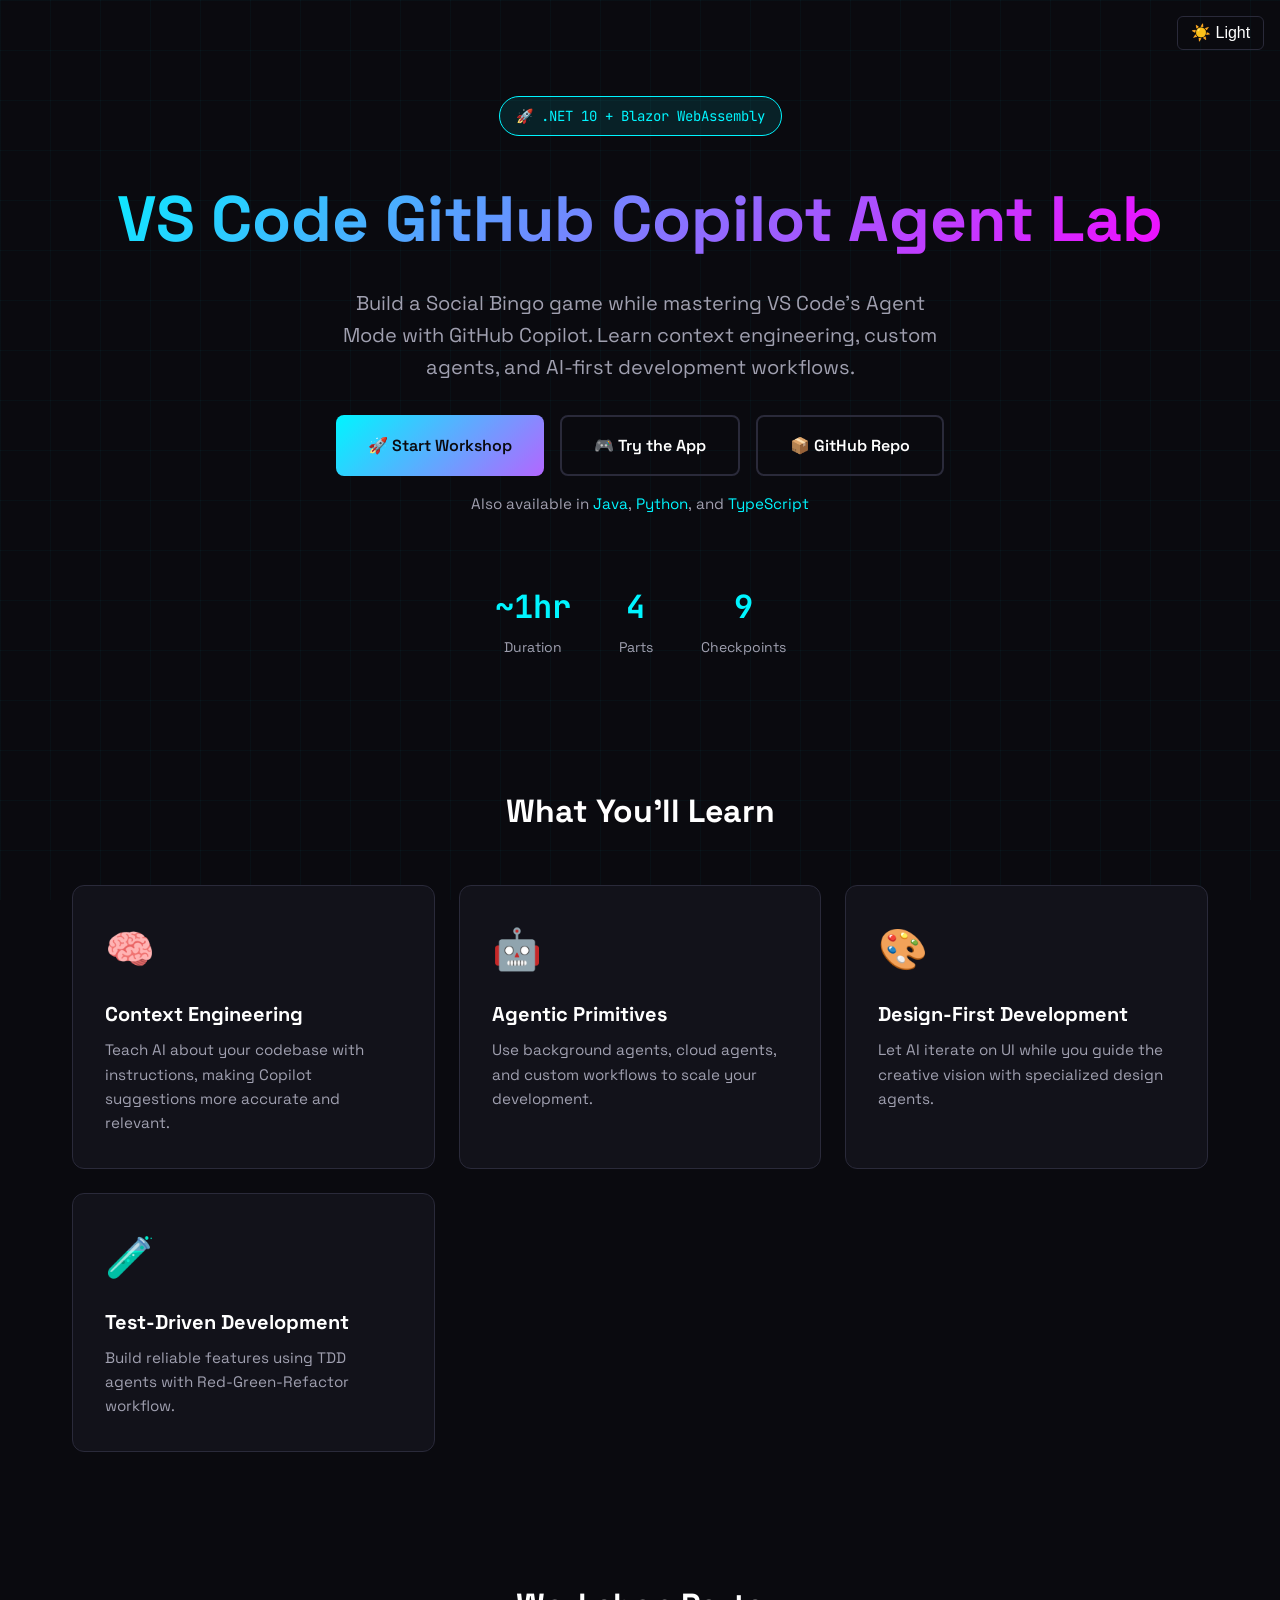
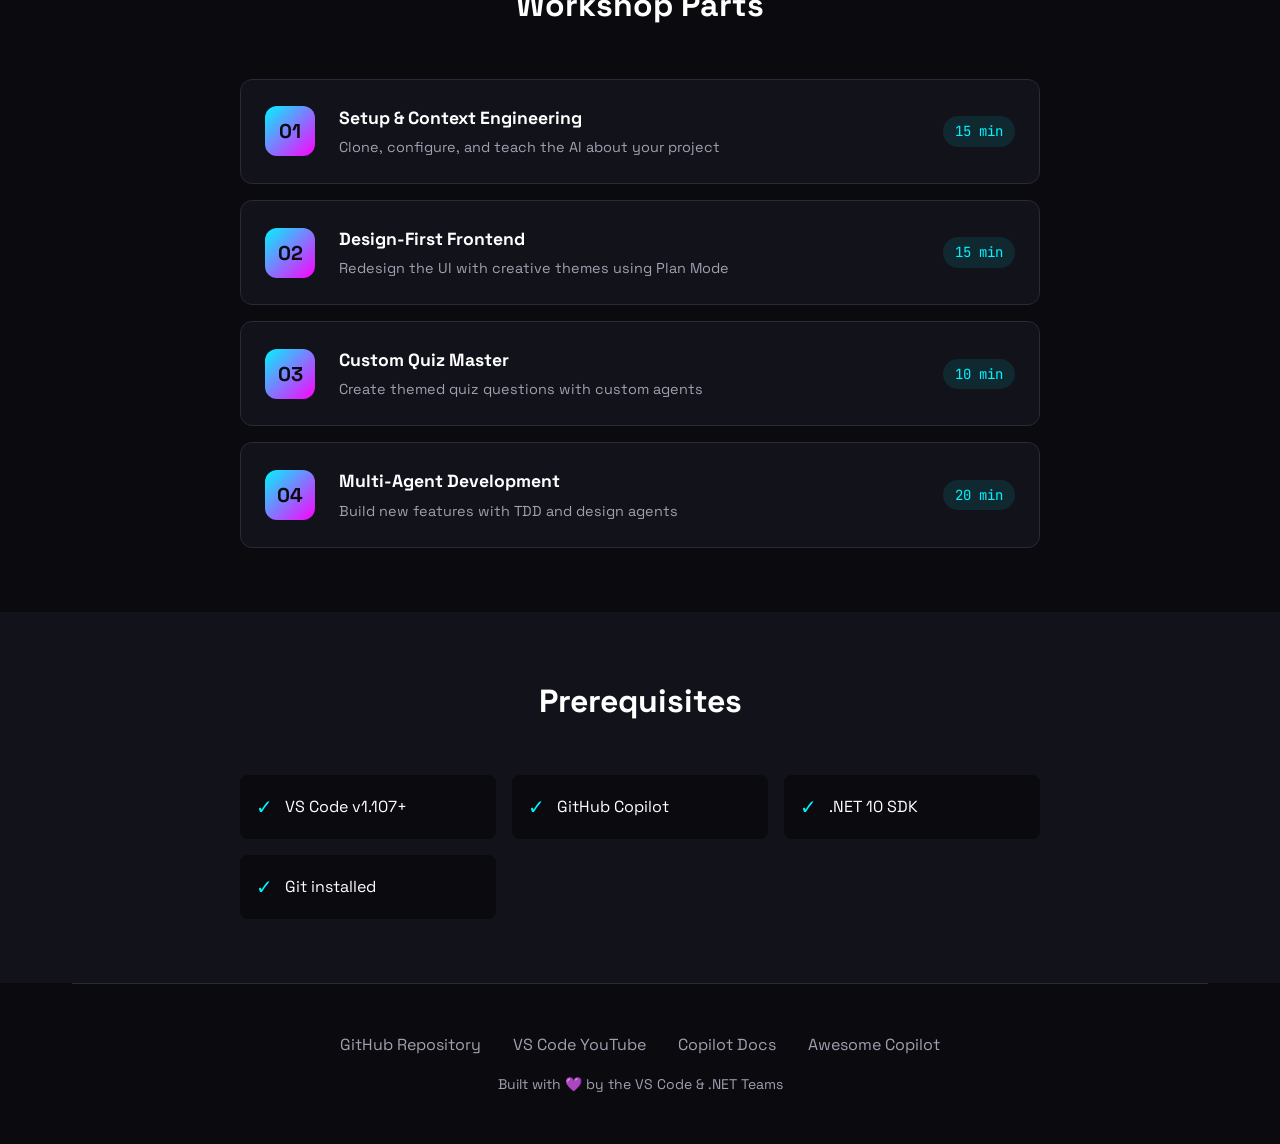
<file: docs/index.html>
<!DOCTYPE html>
<html lang="en">
<head>
    <!-- Google tag (gtag.js) -->
    <script async src="https://www.googletagmanager.com/gtag/js?id=G-LSC44NDPLQ"></script>
    <script>
      window.dataLayer = window.dataLayer || [];
      function gtag(){dataLayer.push(arguments);}
      gtag('js', new Date());
      gtag('config', 'G-LSC44NDPLQ');
    </script>
    <meta charset="UTF-8">
    <meta name="viewport" content="width=device-width, initial-scale=1.0">
    <title>VS Code GitHub Copilot Agent Lab | .NET Edition</title>
    <link rel="preconnect" href="https://fonts.googleapis.com">
    <link rel="preconnect" href="https://fonts.gstatic.com" crossorigin>
    <link href="https://fonts.googleapis.com/css2?family=JetBrains+Mono:wght@400;700&family=Space+Grotesk:wght@400;500;700&display=swap" rel="stylesheet">
    <link rel="stylesheet" href="styles.css">
    <link rel="stylesheet" href="light-theme.css">
    <script src="theme-toggle.js"></script>
</head>
<body>
    <div style="position:fixed;top:1rem;right:1rem;z-index:1000;">
        <button class="theme-toggle" onclick="toggleTheme()">☀️ Light</button>
    </div>
    <div class="container">
        <!-- Hero -->
        <section class="hero">
            <span class="hero-badge">🚀 .NET 10 + Blazor WebAssembly</span>
            <h1>VS Code GitHub Copilot Agent Lab</h1>
            <p class="hero-subtitle">
                Build a Social Bingo game while mastering VS Code's Agent Mode with GitHub Copilot. 
                Learn context engineering, custom agents, and AI-first development workflows.
            </p>
            <div class="hero-cta">
                <a href="step.html?step=00-overview" class="btn btn-primary">
                    🚀 Start Workshop
                </a>
                <a href="https://copilot-dev-days.github.io/agent-lab-dotnet/app" class="btn btn-secondary">
                    🎮 Try the App
                </a>
                <a href="https://github.com/copilot-dev-days/agent-lab-dotnet" class="btn btn-secondary">
                    📦 GitHub Repo
                </a>
            </div>
            <p class="hero-also">Also available in <a href="https://copilot-dev-days.github.io/agent-lab-java/">Java</a>, <a href="https://copilot-dev-days.github.io/agent-lab-python/">Python</a>, and <a href="https://copilot-dev-days.github.io/agent-lab-typescript/">TypeScript</a></p>
            <div class="stats">
                <div class="stat">
                    <div class="stat-value">~1hr</div>
                    <div class="stat-label">Duration</div>
                </div>
                <div class="stat">
                    <div class="stat-value">4</div>
                    <div class="stat-label">Parts</div>
                </div>
                <div class="stat">
                    <div class="stat-value">9</div>
                    <div class="stat-label">Checkpoints</div>
                </div>
            </div>
        </section>

        <!-- Features -->
        <section class="features">
            <h2 class="section-title">What You'll Learn</h2>
            <div class="features-grid">
                <div class="feature-card">
                    <div class="feature-icon">🧠</div>
                    <h3>Context Engineering</h3>
                    <p>Teach AI about your codebase with instructions, making Copilot suggestions more accurate and relevant.</p>
                </div>
                <div class="feature-card">
                    <div class="feature-icon">🤖</div>
                    <h3>Agentic Primitives</h3>
                    <p>Use background agents, cloud agents, and custom workflows to scale your development.</p>
                </div>
                <div class="feature-card">
                    <div class="feature-icon">🎨</div>
                    <h3>Design-First Development</h3>
                    <p>Let AI iterate on UI while you guide the creative vision with specialized design agents.</p>
                </div>
                <div class="feature-card">
                    <div class="feature-icon">🧪</div>
                    <h3>Test-Driven Development</h3>
                    <p>Build reliable features using TDD agents with Red-Green-Refactor workflow.</p>
                </div>
            </div>
        </section>

        <!-- Workshop Parts -->
        <section class="workshop">
            <h2 class="section-title">Workshop Parts</h2>
            <div class="parts-list">
                <a href="step.html?step=01-setup" class="part-card">
                    <div class="part-number">01</div>
                    <div class="part-content">
                        <h3>Setup & Context Engineering</h3>
                        <p>Clone, configure, and teach the AI about your project</p>
                    </div>
                    <span class="part-time">15 min</span>
                </a>
                <a href="step.html?step=02-design" class="part-card">
                    <div class="part-number">02</div>
                    <div class="part-content">
                        <h3>Design-First Frontend</h3>
                        <p>Redesign the UI with creative themes using Plan Mode</p>
                    </div>
                    <span class="part-time">15 min</span>
                </a>
                <a href="step.html?step=03-quiz-master" class="part-card">
                    <div class="part-number">03</div>
                    <div class="part-content">
                        <h3>Custom Quiz Master</h3>
                        <p>Create themed quiz questions with custom agents</p>
                    </div>
                    <span class="part-time">10 min</span>
                </a>
                <a href="step.html?step=04-multi-agent" class="part-card">
                    <div class="part-number">04</div>
                    <div class="part-content">
                        <h3>Multi-Agent Development</h3>
                        <p>Build new features with TDD and design agents</p>
                    </div>
                    <span class="part-time">20 min</span>
                </a>
            </div>
        </section>
    </div>

    <!-- Prerequisites -->
    <section class="prereqs">
        <div class="container">
            <h2 class="section-title">Prerequisites</h2>
            <div class="prereqs-grid">
                <div class="prereq-item">
                    <span class="prereq-check">✓</span>
                    <span>VS Code v1.107+</span>
                </div>
                <div class="prereq-item">
                    <span class="prereq-check">✓</span>
                    <span>GitHub Copilot</span>
                </div>
                <div class="prereq-item">
                    <span class="prereq-check">✓</span>
                    <span>.NET 10 SDK</span>
                </div>
                <div class="prereq-item">
                    <span class="prereq-check">✓</span>
                    <span>Git installed</span>
                </div>
            </div>
        </div>
    </section>

    <div class="container">
        <!-- Footer -->
        <footer>
            <div class="footer-links">
                <a href="https://github.com/copilot-dev-days/agent-lab-dotnet">GitHub Repository</a>
                <a href="https://www.youtube.com/code">VS Code YouTube</a>
                <a href="https://code.visualstudio.com/docs/copilot/overview">Copilot Docs</a>
                <a href="https://github.com/github/awesome-copilot">Awesome Copilot</a>
            </div>
            <p class="footer-credit">
                Built with 💜 by the VS Code & .NET Teams
            </p>
        </footer>
    </div>
</body>
</html>
</file>
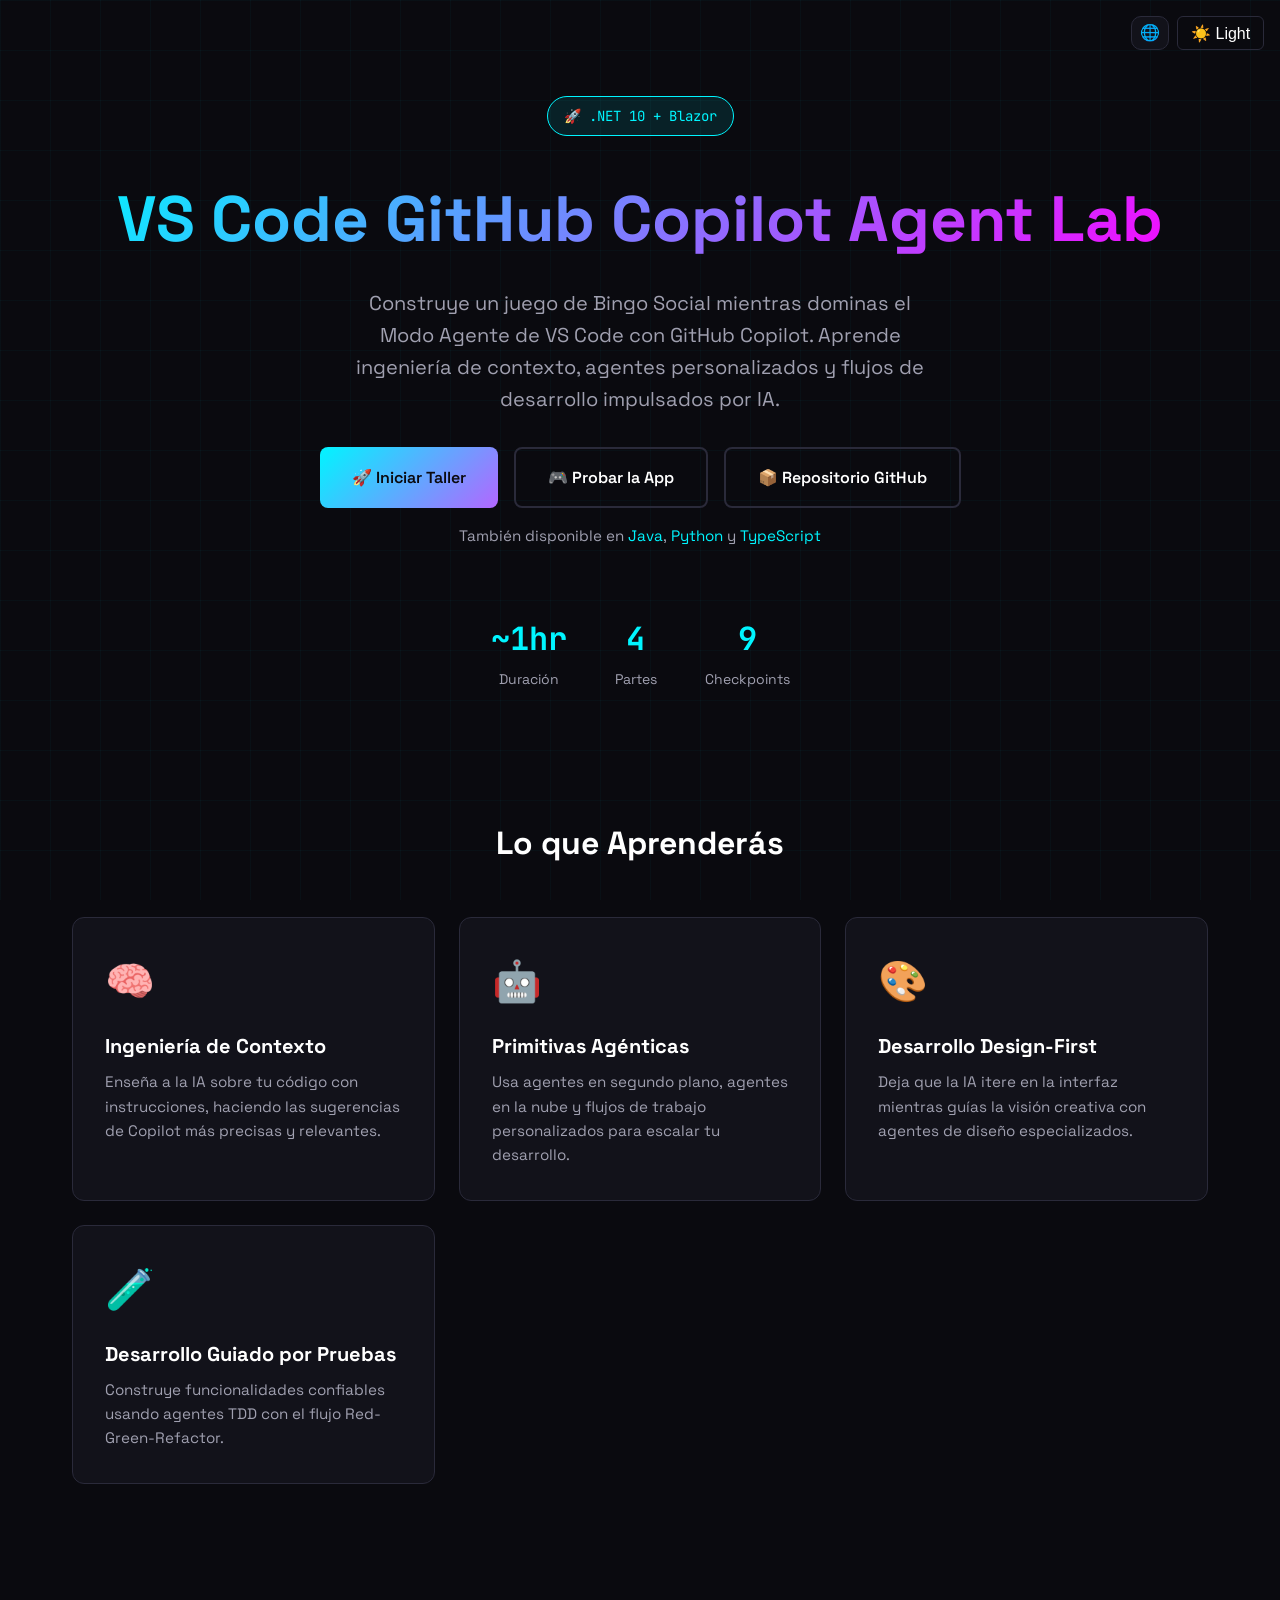
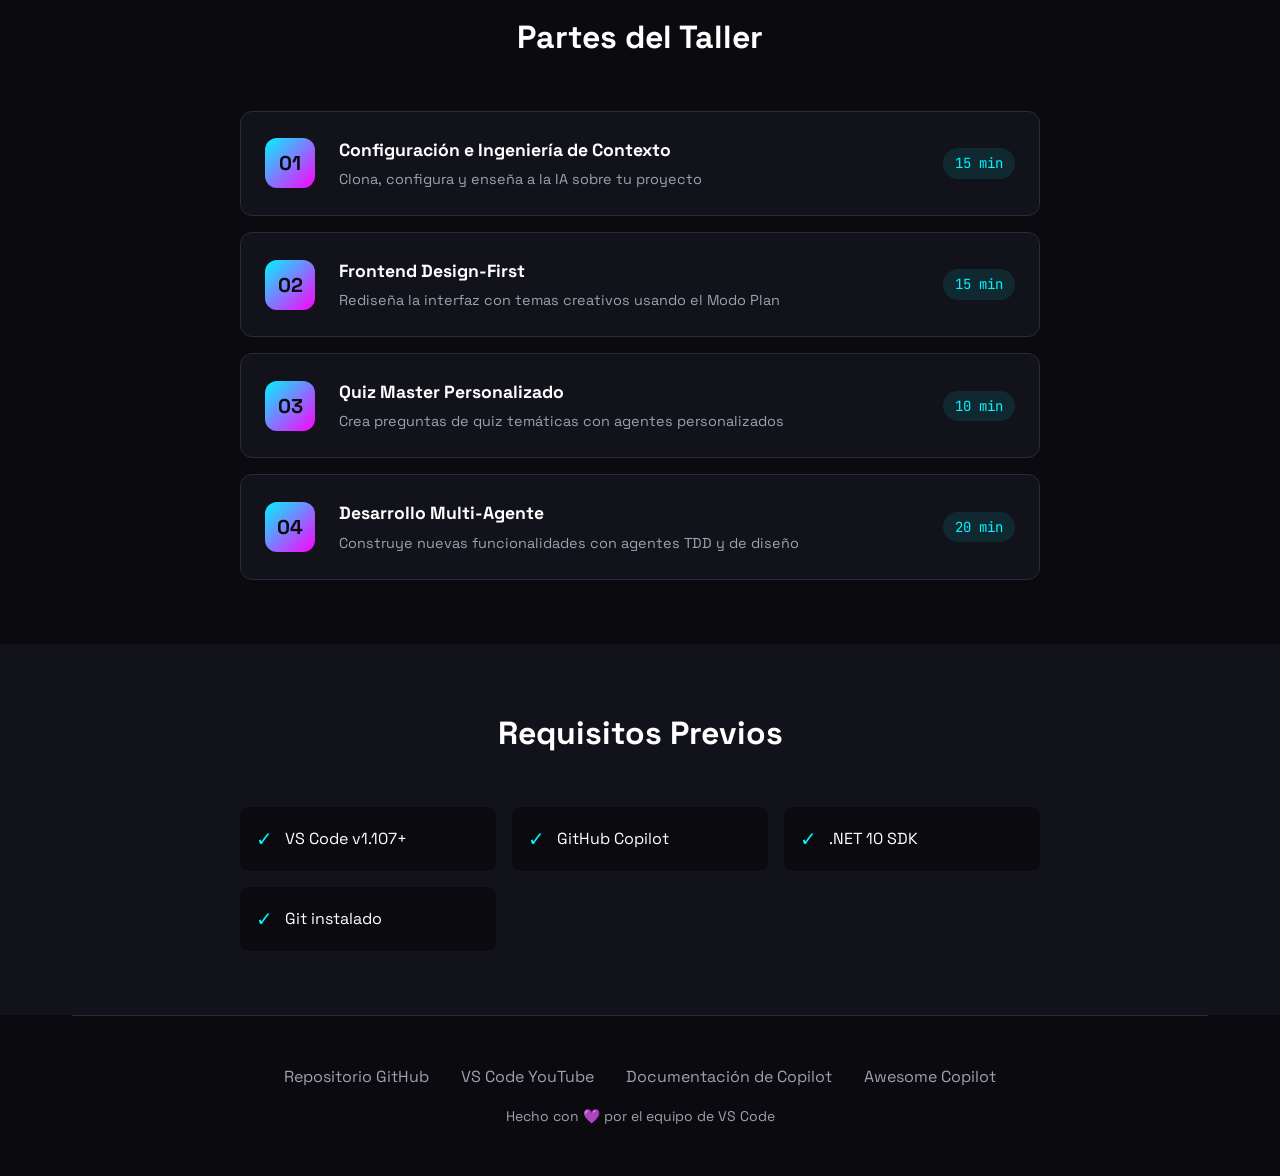
<file: docs/es/index.html>
<!DOCTYPE html>
<html lang="es">
<head>
    <!-- Google tag (gtag.js) -->
    <script async src="https://www.googletagmanager.com/gtag/js?id=G-LSC44NDPLQ"></script>
    <script>
      window.dataLayer = window.dataLayer || [];
      function gtag(){dataLayer.push(arguments);}
      gtag('js', new Date());
      gtag('config', 'G-LSC44NDPLQ');
    </script>
    <meta charset="UTF-8">
    <meta name="viewport" content="width=device-width, initial-scale=1.0">
    <title>VS Code GitHub Copilot Agent Lab | Edición .NET</title>
    <link rel="preconnect" href="https://fonts.googleapis.com">
    <link rel="preconnect" href="https://fonts.gstatic.com" crossorigin>
    <link href="https://fonts.googleapis.com/css2?family=JetBrains+Mono:wght@400;700&family=Space+Grotesk:wght@400;500;700&display=swap" rel="stylesheet">
    <link rel="alternate" hreflang="en" href="https://copilot-dev-days.github.io/agent-lab-dotnet/">
    <link rel="alternate" hreflang="pt-BR" href="https://copilot-dev-days.github.io/agent-lab-dotnet/pt_BR/">
    <link rel="alternate" hreflang="es" href="https://copilot-dev-days.github.io/agent-lab-dotnet/es/">
    <link rel="alternate" hreflang="x-default" href="https://copilot-dev-days.github.io/agent-lab-dotnet/">
    <link rel="stylesheet" href="../styles.css">
    <link rel="stylesheet" href="../light-theme.css">
    <script src="../theme-toggle.js"></script>
</head>
<body>
    <div style="position:fixed;top:1rem;right:1rem;z-index:1000;display:flex;gap:0.5rem;align-items:center;">
        <div class="locale-picker" id="localePicker">
            <button type="button" class="locale-toggle" aria-haspopup="listbox" aria-expanded="false" aria-label="Seleccionar idioma">🌐</button>
            <ul role="listbox" aria-label="Idioma">
                <li role="option" data-locale="en" aria-selected="false">🇬🇧 English</li>
                <li role="option" data-locale="es" aria-selected="true" class="active">🇪🇸 Español</li>
                <li role="option" data-locale="pt-BR" aria-selected="false">🇧🇷 Português (Brasil)</li>
            </ul>
        </div>
        <button class="theme-toggle" onclick="toggleTheme()">☀️ Claro</button>
    </div>
    <div class="container">
        <!-- Hero -->
        <section class="hero">
            <span class="hero-badge">🚀 .NET 10 + Blazor</span>
            <h1>VS Code GitHub Copilot Agent Lab</h1>
            <p class="hero-subtitle">
                Construye un juego de Bingo Social mientras dominas el Modo Agente de VS Code con GitHub Copilot.
                Aprende ingeniería de contexto, agentes personalizados y flujos de desarrollo impulsados por IA.
            </p>
            <div class="hero-cta">
                <a href="step.html?step=00-overview" class="btn btn-primary">
                    🚀 Iniciar Taller
                </a>
                <a href="https://copilot-dev-days.github.io/agent-lab-dotnet/app" class="btn btn-secondary">
                    🎮 Probar la App
                </a>
                <a href="https://github.com/copilot-dev-days/agent-lab-dotnet" class="btn btn-secondary">
                    📦 Repositorio GitHub
                </a>
            </div>
            <p class="hero-also">También disponible en <a href="https://copilot-dev-days.github.io/agent-lab-java/">Java</a>, <a href="https://copilot-dev-days.github.io/agent-lab-python/">Python</a> y <a href="https://copilot-dev-days.github.io/agent-lab-typescript/">TypeScript</a></p>
            <div class="stats">
                <div class="stat">
                    <div class="stat-value">~1hr</div>
                    <div class="stat-label">Duración</div>
                </div>
                <div class="stat">
                    <div class="stat-value">4</div>
                    <div class="stat-label">Partes</div>
                </div>
                <div class="stat">
                    <div class="stat-value">9</div>
                    <div class="stat-label">Checkpoints</div>
                </div>
            </div>
        </section>

        <!-- Funcionalidades -->
        <section class="features">
            <h2 class="section-title">Lo que Aprenderás</h2>
            <div class="features-grid">
                <div class="feature-card">
                    <div class="feature-icon">🧠</div>
                    <h3>Ingeniería de Contexto</h3>
                    <p>Enseña a la IA sobre tu código con instrucciones, haciendo las sugerencias de Copilot más precisas y relevantes.</p>
                </div>
                <div class="feature-card">
                    <div class="feature-icon">🤖</div>
                    <h3>Primitivas Agénticas</h3>
                    <p>Usa agentes en segundo plano, agentes en la nube y flujos de trabajo personalizados para escalar tu desarrollo.</p>
                </div>
                <div class="feature-card">
                    <div class="feature-icon">🎨</div>
                    <h3>Desarrollo Design-First</h3>
                    <p>Deja que la IA itere en la interfaz mientras guías la visión creativa con agentes de diseño especializados.</p>
                </div>
                <div class="feature-card">
                    <div class="feature-icon">🧪</div>
                    <h3>Desarrollo Guiado por Pruebas</h3>
                    <p>Construye funcionalidades confiables usando agentes TDD con el flujo Red-Green-Refactor.</p>
                </div>
            </div>
        </section>

        <!-- Partes del Taller -->
        <section class="workshop">
            <h2 class="section-title">Partes del Taller</h2>
            <div class="parts-list">
                <a href="step.html?step=01-setup" class="part-card">
                    <div class="part-number">01</div>
                    <div class="part-content">
                        <h3>Configuración e Ingeniería de Contexto</h3>
                        <p>Clona, configura y enseña a la IA sobre tu proyecto</p>
                    </div>
                    <span class="part-time">15 min</span>
                </a>
                <a href="step.html?step=02-design" class="part-card">
                    <div class="part-number">02</div>
                    <div class="part-content">
                        <h3>Frontend Design-First</h3>
                        <p>Rediseña la interfaz con temas creativos usando el Modo Plan</p>
                    </div>
                    <span class="part-time">15 min</span>
                </a>
                <a href="step.html?step=03-quiz-master" class="part-card">
                    <div class="part-number">03</div>
                    <div class="part-content">
                        <h3>Quiz Master Personalizado</h3>
                        <p>Crea preguntas de quiz temáticas con agentes personalizados</p>
                    </div>
                    <span class="part-time">10 min</span>
                </a>
                <a href="step.html?step=04-multi-agent" class="part-card">
                    <div class="part-number">04</div>
                    <div class="part-content">
                        <h3>Desarrollo Multi-Agente</h3>
                        <p>Construye nuevas funcionalidades con agentes TDD y de diseño</p>
                    </div>
                    <span class="part-time">20 min</span>
                </a>
            </div>
        </section>
    </div>

    <!-- Requisitos Previos -->
    <section class="prereqs">
        <div class="container">
            <h2 class="section-title">Requisitos Previos</h2>
            <div class="prereqs-grid">
                <div class="prereq-item">
                    <span class="prereq-check">✓</span>
                    <span>VS Code v1.107+</span>
                </div>
                <div class="prereq-item">
                    <span class="prereq-check">✓</span>
                    <span>GitHub Copilot</span>
                </div>
                <div class="prereq-item">
                    <span class="prereq-check">✓</span>
                    <span>.NET 10 SDK</span>
                </div>
                <div class="prereq-item">
                    <span class="prereq-check">✓</span>
                    <span>Git instalado</span>
                </div>
            </div>
        </div>
    </section>

    <div class="container">
        <!-- Pie de Página -->
        <footer>
            <div class="footer-links">
                <a href="https://github.com/copilot-dev-days/agent-lab-dotnet">Repositorio GitHub</a>
                <a href="https://www.youtube.com/code">VS Code YouTube</a>
                <a href="https://code.visualstudio.com/docs/copilot/overview">Documentación de Copilot</a>
                <a href="https://github.com/github/awesome-copilot">Awesome Copilot</a>
            </div>
            <p class="footer-credit">
                Hecho con 💜 por el equipo de VS Code
            </p>
        </footer>
    </div>
    <script>
    (function(){
      var match=location.pathname.match(/\/(pt_BR|es)\//);
      var locale=match?match[1]:'en';
      var picker=document.getElementById('localePicker');
      if(!picker)return;
      var btn=picker.querySelector('.locale-toggle'),list=picker.querySelector('ul');
      list.querySelectorAll('li').forEach(function(li){
        var l=li.dataset.locale==='pt-BR'?'pt_BR':li.dataset.locale;
        if(l===locale){li.classList.add('active');li.setAttribute('aria-selected','true');}
        else{li.classList.remove('active');li.setAttribute('aria-selected','false');}
      });
      function open(){list.style.display='block';btn.setAttribute('aria-expanded','true');}
      function close(){list.style.display='none';btn.setAttribute('aria-expanded','false');}
      btn.addEventListener('click',function(e){e.stopPropagation();list.style.display==='block'?close():open();});
      document.addEventListener('click',close);
      document.addEventListener('keydown',function(e){if(e.key==='Escape')close();});
      list.querySelectorAll('li').forEach(function(li){
        li.addEventListener('click',function(e){
          e.stopPropagation();
          var t=li.dataset.locale==='pt-BR'?'pt_BR':li.dataset.locale;
          if(t===locale){close();return;}
          var p=location.pathname;
          if(locale!=='en')p=p.replace(new RegExp('/'+locale+'/'),'/');;
          if(t!=='en'){var base=p.replace(/\/index\.html$/,'/');if(!base.endsWith('/'))base+='/';p=base+t+'/';}
          localStorage.setItem('preferred-locale',t);
          window.location.href=p;
        });
      });
    })();
    </script>
</body>
</html>
</file>
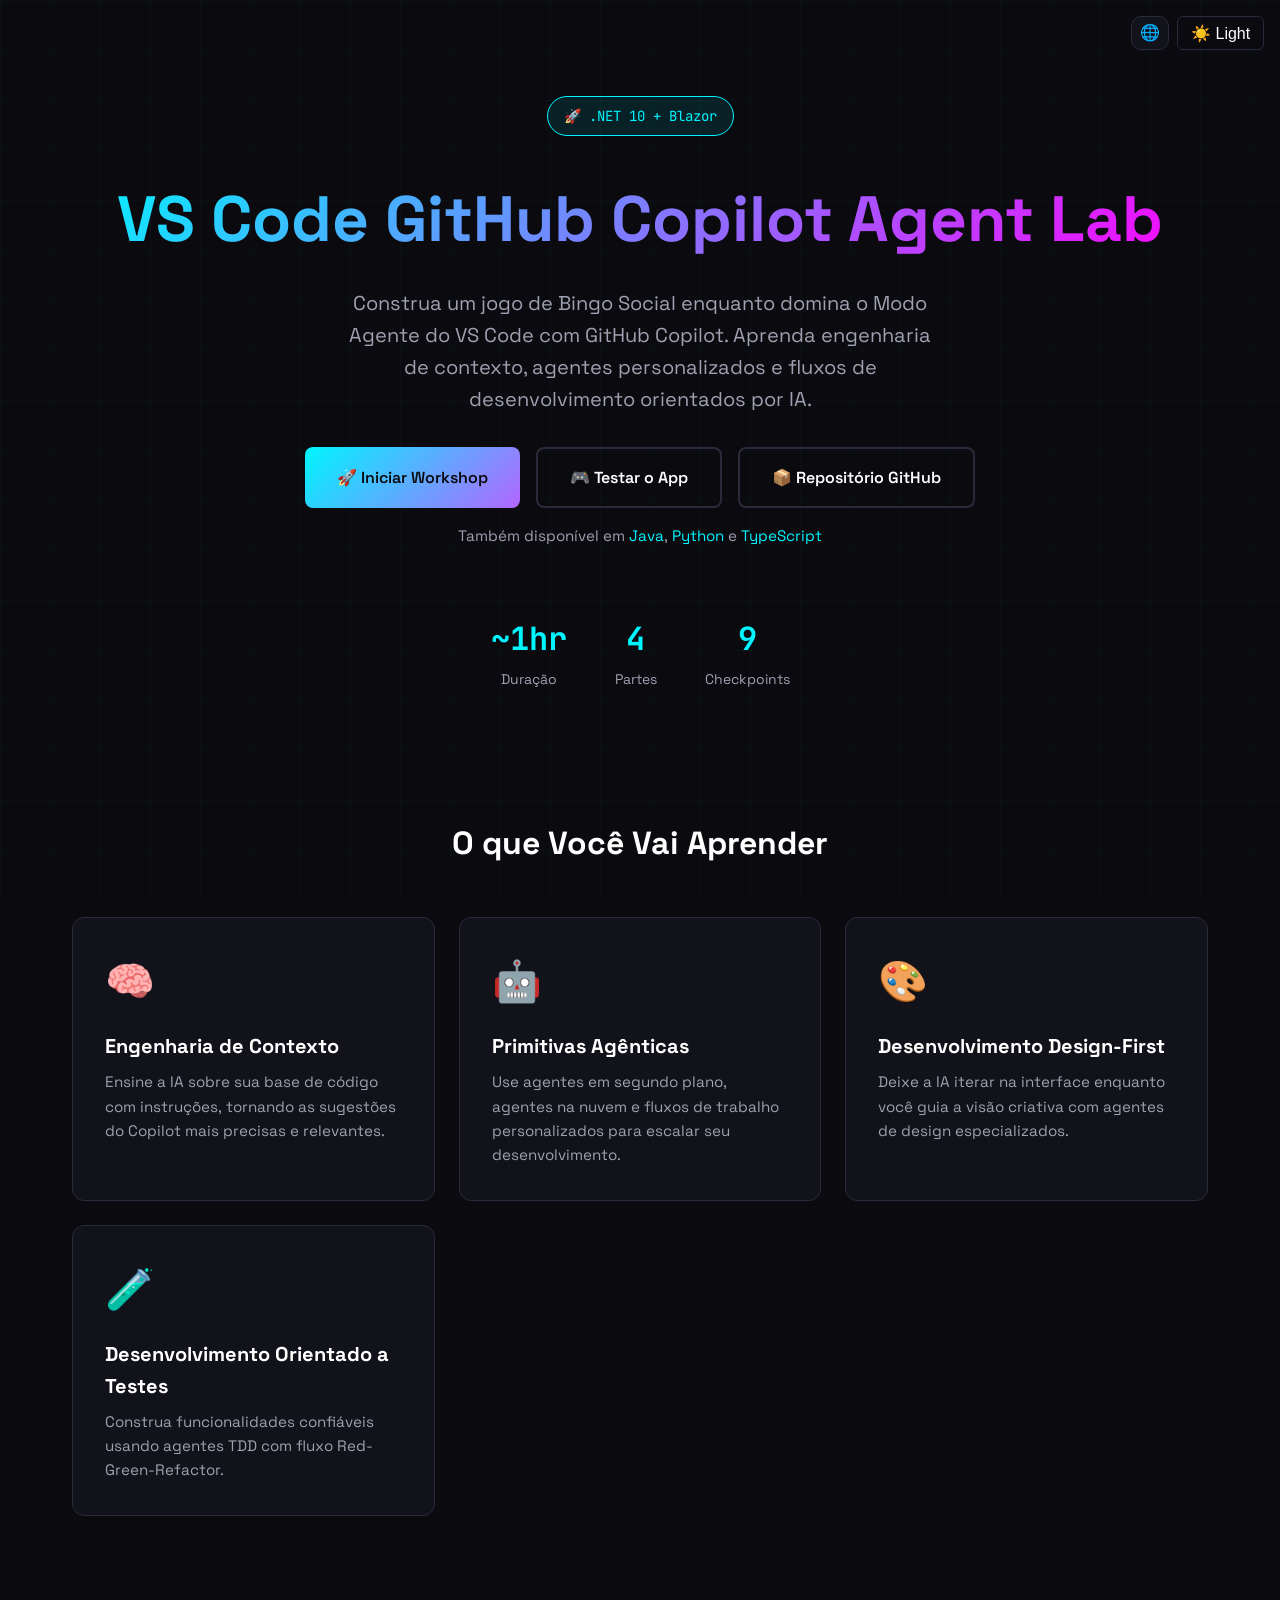
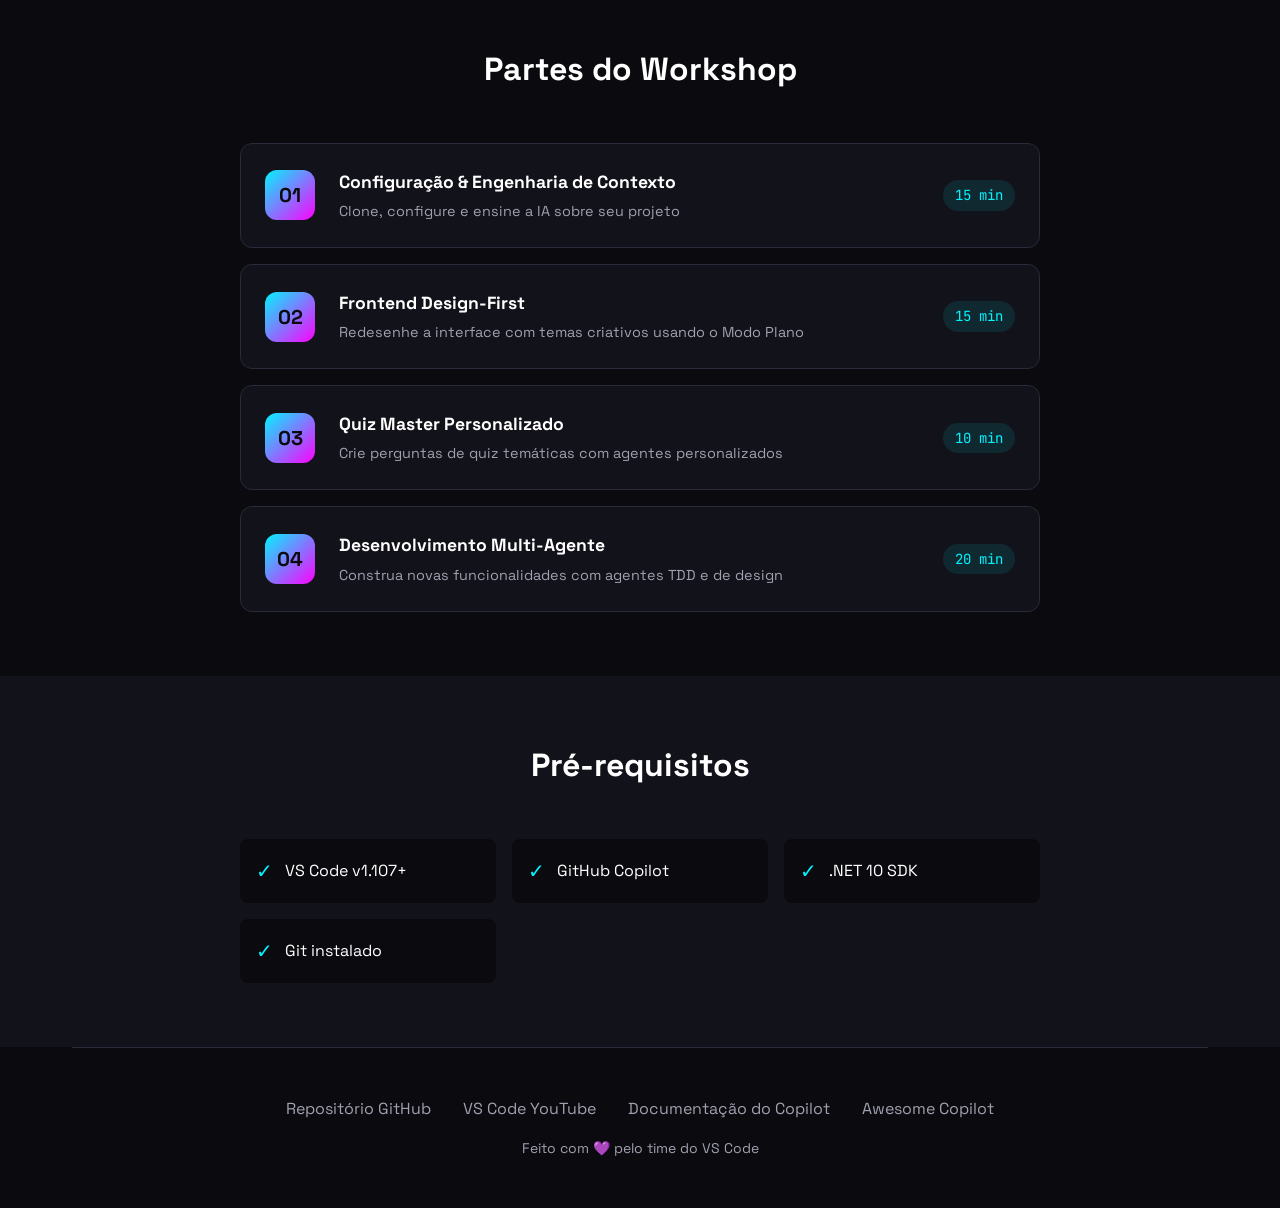
<file: docs/pt_BR/index.html>
<!DOCTYPE html>
<html lang="pt-BR">
<head>
    <!-- Google tag (gtag.js) -->
    <script async src="https://www.googletagmanager.com/gtag/js?id=G-LSC44NDPLQ"></script>
    <script>
      window.dataLayer = window.dataLayer || [];
      function gtag(){dataLayer.push(arguments);}
      gtag('js', new Date());
      gtag('config', 'G-LSC44NDPLQ');
    </script>
    <meta charset="UTF-8">
    <meta name="viewport" content="width=device-width, initial-scale=1.0">
    <title>VS Code GitHub Copilot Agent Lab | Edição .NET</title>
    <link rel="preconnect" href="https://fonts.googleapis.com">
    <link rel="preconnect" href="https://fonts.gstatic.com" crossorigin>
    <link href="https://fonts.googleapis.com/css2?family=JetBrains+Mono:wght@400;700&family=Space+Grotesk:wght@400;500;700&display=swap" rel="stylesheet">
    <link rel="alternate" hreflang="en" href="https://copilot-dev-days.github.io/agent-lab-dotnet/">
    <link rel="alternate" hreflang="pt-BR" href="https://copilot-dev-days.github.io/agent-lab-dotnet/pt_BR/">
    <link rel="alternate" hreflang="es" href="https://copilot-dev-days.github.io/agent-lab-dotnet/es/">
    <link rel="alternate" hreflang="x-default" href="https://copilot-dev-days.github.io/agent-lab-dotnet/">
    <link rel="stylesheet" href="../styles.css">
    <link rel="stylesheet" href="../light-theme.css">
    <script src="../theme-toggle.js"></script>
</head>
<body>
    <div style="position:fixed;top:1rem;right:1rem;z-index:1000;display:flex;gap:0.5rem;align-items:center;">
        <div class="locale-picker" id="localePicker">
            <button type="button" class="locale-toggle" aria-haspopup="listbox" aria-expanded="false" aria-label="Selecionar idioma">🌐</button>
            <ul role="listbox" aria-label="Idioma">
                <li role="option" data-locale="en" aria-selected="false">🇬🇧 English</li>
                <li role="option" data-locale="es" aria-selected="false">🇪🇸 Español</li>
                <li role="option" data-locale="pt-BR" aria-selected="true" class="active">🇧🇷 Português (Brasil)</li>
            </ul>
        </div>
        <button class="theme-toggle" onclick="toggleTheme()">☀️ Claro</button>
    </div>
    <div class="container">
        <!-- Hero -->
        <section class="hero">
            <span class="hero-badge">🚀 .NET 10 + Blazor</span>
            <h1>VS Code GitHub Copilot Agent Lab</h1>
            <p class="hero-subtitle">
                Construa um jogo de Bingo Social enquanto domina o Modo Agente do VS Code com GitHub Copilot.
                Aprenda engenharia de contexto, agentes personalizados e fluxos de desenvolvimento orientados por IA.
            </p>
            <div class="hero-cta">
                <a href="step.html?step=00-overview" class="btn btn-primary">
                    🚀 Iniciar Workshop
                </a>
                <a href="https://copilot-dev-days.github.io/agent-lab-dotnet/app" class="btn btn-secondary">
                    🎮 Testar o App
                </a>
                <a href="https://github.com/copilot-dev-days/agent-lab-dotnet" class="btn btn-secondary">
                    📦 Repositório GitHub
                </a>
            </div>
            <p class="hero-also">Também disponível em <a href="https://copilot-dev-days.github.io/agent-lab-java/">Java</a>, <a href="https://copilot-dev-days.github.io/agent-lab-python/">Python</a> e <a href="https://copilot-dev-days.github.io/agent-lab-typescript/">TypeScript</a></p>
            <div class="stats">
                <div class="stat">
                    <div class="stat-value">~1hr</div>
                    <div class="stat-label">Duração</div>
                </div>
                <div class="stat">
                    <div class="stat-value">4</div>
                    <div class="stat-label">Partes</div>
                </div>
                <div class="stat">
                    <div class="stat-value">9</div>
                    <div class="stat-label">Checkpoints</div>
                </div>
            </div>
        </section>

        <!-- Funcionalidades -->
        <section class="features">
            <h2 class="section-title">O que Você Vai Aprender</h2>
            <div class="features-grid">
                <div class="feature-card">
                    <div class="feature-icon">🧠</div>
                    <h3>Engenharia de Contexto</h3>
                    <p>Ensine a IA sobre sua base de código com instruções, tornando as sugestões do Copilot mais precisas e relevantes.</p>
                </div>
                <div class="feature-card">
                    <div class="feature-icon">🤖</div>
                    <h3>Primitivas Agênticas</h3>
                    <p>Use agentes em segundo plano, agentes na nuvem e fluxos de trabalho personalizados para escalar seu desenvolvimento.</p>
                </div>
                <div class="feature-card">
                    <div class="feature-icon">🎨</div>
                    <h3>Desenvolvimento Design-First</h3>
                    <p>Deixe a IA iterar na interface enquanto você guia a visão criativa com agentes de design especializados.</p>
                </div>
                <div class="feature-card">
                    <div class="feature-icon">🧪</div>
                    <h3>Desenvolvimento Orientado a Testes</h3>
                    <p>Construa funcionalidades confiáveis usando agentes TDD com fluxo Red-Green-Refactor.</p>
                </div>
            </div>
        </section>

        <!-- Partes do Workshop -->
        <section class="workshop">
            <h2 class="section-title">Partes do Workshop</h2>
            <div class="parts-list">
                <a href="step.html?step=01-setup" class="part-card">
                    <div class="part-number">01</div>
                    <div class="part-content">
                        <h3>Configuração & Engenharia de Contexto</h3>
                        <p>Clone, configure e ensine a IA sobre seu projeto</p>
                    </div>
                    <span class="part-time">15 min</span>
                </a>
                <a href="step.html?step=02-design" class="part-card">
                    <div class="part-number">02</div>
                    <div class="part-content">
                        <h3>Frontend Design-First</h3>
                        <p>Redesenhe a interface com temas criativos usando o Modo Plano</p>
                    </div>
                    <span class="part-time">15 min</span>
                </a>
                <a href="step.html?step=03-quiz-master" class="part-card">
                    <div class="part-number">03</div>
                    <div class="part-content">
                        <h3>Quiz Master Personalizado</h3>
                        <p>Crie perguntas de quiz temáticas com agentes personalizados</p>
                    </div>
                    <span class="part-time">10 min</span>
                </a>
                <a href="step.html?step=04-multi-agent" class="part-card">
                    <div class="part-number">04</div>
                    <div class="part-content">
                        <h3>Desenvolvimento Multi-Agente</h3>
                        <p>Construa novas funcionalidades com agentes TDD e de design</p>
                    </div>
                    <span class="part-time">20 min</span>
                </a>
            </div>
        </section>
    </div>

    <!-- Pré-requisitos -->
    <section class="prereqs">
        <div class="container">
            <h2 class="section-title">Pré-requisitos</h2>
            <div class="prereqs-grid">
                <div class="prereq-item">
                    <span class="prereq-check">✓</span>
                    <span>VS Code v1.107+</span>
                </div>
                <div class="prereq-item">
                    <span class="prereq-check">✓</span>
                    <span>GitHub Copilot</span>
                </div>
                <div class="prereq-item">
                    <span class="prereq-check">✓</span>
                    <span>.NET 10 SDK</span>
                </div>
                <div class="prereq-item">
                    <span class="prereq-check">✓</span>
                    <span>Git instalado</span>
                </div>
            </div>
        </div>
    </section>

    <div class="container">
        <!-- Rodapé -->
        <footer>
            <div class="footer-links">
                <a href="https://github.com/copilot-dev-days/agent-lab-dotnet">Repositório GitHub</a>
                <a href="https://www.youtube.com/code">VS Code YouTube</a>
                <a href="https://code.visualstudio.com/docs/copilot/overview">Documentação do Copilot</a>
                <a href="https://github.com/github/awesome-copilot">Awesome Copilot</a>
            </div>
            <p class="footer-credit">
                Feito com 💜 pelo time do VS Code
            </p>
        </footer>
    </div>
    <script>
    (function(){
      var match=location.pathname.match(/\/(pt_BR|es)\//);
      var locale=match?match[1]:'en';
      var picker=document.getElementById('localePicker');
      if(!picker)return;
      var btn=picker.querySelector('.locale-toggle'),list=picker.querySelector('ul');
      list.querySelectorAll('li').forEach(function(li){
        var l=li.dataset.locale==='pt-BR'?'pt_BR':li.dataset.locale;
        if(l===locale){li.classList.add('active');li.setAttribute('aria-selected','true');}
        else{li.classList.remove('active');li.setAttribute('aria-selected','false');}
      });
      function open(){list.style.display='block';btn.setAttribute('aria-expanded','true');}
      function close(){list.style.display='none';btn.setAttribute('aria-expanded','false');}
      btn.addEventListener('click',function(e){e.stopPropagation();list.style.display==='block'?close():open();});
      document.addEventListener('click',close);
      document.addEventListener('keydown',function(e){if(e.key==='Escape')close();});
      list.querySelectorAll('li').forEach(function(li){
        li.addEventListener('click',function(e){
          e.stopPropagation();
          var t=li.dataset.locale==='pt-BR'?'pt_BR':li.dataset.locale;
          if(t===locale){close();return;}
          var p=location.pathname;
          if(locale!=='en')p=p.replace(new RegExp('/'+locale+'/'),'/');;
          if(t!=='en'){var base=p.replace(/\/index\.html$/,'/');if(!base.endsWith('/'))base+='/';p=base+t+'/';}
          localStorage.setItem('preferred-locale',t);
          window.location.href=p;
        });
      });
    })();
    </script>
</body>
</html>
</file>
<file: docs/styles.css>
:root {
    --bg-dark: #0a0a0f;
    --bg-card: #12121a;
    --neon-cyan: #00f5ff;
    --neon-magenta: #ff00ff;
    --neon-purple: #b366ff;
    --text-primary: #ffffff;
    --text-secondary: #a0a0b0;
    --border-color: #2a2a3a;
}

* {
    margin: 0;
    padding: 0;
    box-sizing: border-box;
}

body {
    font-family: 'Space Grotesk', sans-serif;
    background: var(--bg-dark);
    color: var(--text-primary);
    line-height: 1.6;
    min-height: 100vh;
}

/* Animated grid background */
body::before {
    content: '';
    position: fixed;
    top: 0;
    left: 0;
    width: 100%;
    height: 100%;
    background: 
        linear-gradient(90deg, rgba(0,245,255,0.03) 1px, transparent 1px),
        linear-gradient(rgba(0,245,255,0.03) 1px, transparent 1px);
    background-size: 50px 50px;
    pointer-events: none;
    z-index: -1;
}

.container {
    max-width: 1200px;
    margin: 0 auto;
    padding: 0 2rem;
}

/* Hero Section */
.hero {
    padding: 6rem 0 4rem;
    text-align: center;
    position: relative;
}

.hero-badge {
    display: inline-block;
    padding: 0.5rem 1rem;
    background: rgba(0,245,255,0.1);
    border: 1px solid var(--neon-cyan);
    border-radius: 50px;
    font-size: 0.875rem;
    color: var(--neon-cyan);
    margin-bottom: 2rem;
    font-family: 'JetBrains Mono', monospace;
}

.hero h1 {
    font-size: clamp(2.5rem, 6vw, 4rem);
    font-weight: 700;
    margin-bottom: 1rem;
    background: linear-gradient(135deg, var(--neon-cyan), var(--neon-magenta));
    -webkit-background-clip: text;
    -webkit-text-fill-color: transparent;
    background-clip: text;
}

.hero-subtitle {
    font-size: 1.25rem;
    color: var(--text-secondary);
    max-width: 600px;
    margin: 0 auto 2rem;
}

.hero-cta {
    display: flex;
    gap: 1rem;
    justify-content: center;
    flex-wrap: wrap;
}

.btn {
    display: inline-flex;
    align-items: center;
    gap: 0.5rem;
    padding: 1rem 2rem;
    border-radius: 8px;
    font-weight: 600;
    text-decoration: none;
    transition: all 0.3s ease;
    font-size: 1rem;
}

.btn-primary {
    background: linear-gradient(135deg, var(--neon-cyan), var(--neon-purple));
    color: var(--bg-dark);
}

.btn-primary:hover {
    transform: translateY(-2px);
    box-shadow: 0 10px 40px rgba(0,245,255,0.3);
}

.btn-secondary {
    background: transparent;
    border: 2px solid var(--border-color);
    color: var(--text-primary);
}

.btn-secondary:hover {
    border-color: var(--neon-cyan);
    color: var(--neon-cyan);
}

/* Stats */
.stats {
    display: flex;
    justify-content: center;
    gap: 3rem;
    margin-top: 4rem;
    flex-wrap: wrap;
}

.stat {
    text-align: center;
}

.stat-value {
    font-size: 2rem;
    font-weight: 700;
    color: var(--neon-cyan);
    font-family: 'JetBrains Mono', monospace;
}

.stat-label {
    font-size: 0.875rem;
    color: var(--text-secondary);
    margin-top: 0.25rem;
}

/* Features Section */
.features {
    padding: 4rem 0;
}

.section-title {
    font-size: 2rem;
    text-align: center;
    margin-bottom: 3rem;
}

.features-grid {
    display: grid;
    grid-template-columns: repeat(auto-fit, minmax(280px, 1fr));
    gap: 1.5rem;
}

.feature-card {
    background: var(--bg-card);
    border: 1px solid var(--border-color);
    border-radius: 12px;
    padding: 2rem;
    transition: all 0.3s ease;
}

.feature-card:hover {
    border-color: var(--neon-cyan);
    transform: translateY(-4px);
}

.feature-icon {
    font-size: 2.5rem;
    margin-bottom: 1rem;
}

.feature-card h3 {
    font-size: 1.25rem;
    margin-bottom: 0.5rem;
}

.feature-card p {
    color: var(--text-secondary);
    font-size: 0.95rem;
}

/* Workshop Parts */
.workshop {
    padding: 4rem 0;
}

.parts-list {
    display: flex;
    flex-direction: column;
    gap: 1rem;
    max-width: 800px;
    margin: 0 auto;
}

.part-card {
    display: flex;
    align-items: center;
    gap: 1.5rem;
    background: var(--bg-card);
    border: 1px solid var(--border-color);
    border-radius: 12px;
    padding: 1.5rem;
    text-decoration: none;
    color: inherit;
    transition: all 0.3s ease;
}

.part-card:hover {
    border-color: var(--neon-magenta);
    background: rgba(255,0,255,0.05);
}

.part-number {
    width: 50px;
    height: 50px;
    display: flex;
    align-items: center;
    justify-content: center;
    background: linear-gradient(135deg, var(--neon-cyan), var(--neon-magenta));
    border-radius: 12px;
    font-weight: 700;
    font-size: 1.25rem;
    color: var(--bg-dark);
    flex-shrink: 0;
}

.part-content {
    flex: 1;
}

.part-content h3 {
    font-size: 1.1rem;
    margin-bottom: 0.25rem;
}

.part-content p {
    color: var(--text-secondary);
    font-size: 0.9rem;
}

.part-time {
    font-family: 'JetBrains Mono', monospace;
    font-size: 0.875rem;
    color: var(--neon-cyan);
    padding: 0.25rem 0.75rem;
    background: rgba(0,245,255,0.1);
    border-radius: 50px;
}

/* Prerequisites */
.prereqs {
    padding: 4rem 0;
    background: var(--bg-card);
}

.prereqs-grid {
    display: grid;
    grid-template-columns: repeat(auto-fit, minmax(200px, 1fr));
    gap: 1rem;
    max-width: 800px;
    margin: 0 auto;
}

.prereq-item {
    display: flex;
    align-items: center;
    gap: 0.75rem;
    padding: 1rem;
    background: var(--bg-dark);
    border-radius: 8px;
}

.prereq-check {
    color: var(--neon-cyan);
    font-size: 1.25rem;
}

/* Footer */
footer {
    padding: 3rem 0;
    text-align: center;
    border-top: 1px solid var(--border-color);
}

.footer-links {
    display: flex;
    justify-content: center;
    gap: 2rem;
    margin-bottom: 1rem;
    flex-wrap: wrap;
}

.footer-links a {
    color: var(--text-secondary);
    text-decoration: none;
    transition: color 0.3s ease;
}

.footer-links a:hover {
    color: var(--neon-cyan);
}

.footer-credit {
    color: var(--text-secondary);
    font-size: 0.875rem;
}

/* Responsive */
@media (max-width: 768px) {
    .hero {
        padding: 4rem 0 3rem;
    }

    .stats {
        gap: 2rem;
    }

    .part-card {
        flex-direction: column;
        text-align: center;
    }

    .part-time {
        margin-top: 0.5rem;
    }
}

.hero-also {
    margin-top: 1rem;
    font-size: 0.95rem;
    color: var(--text-secondary);
}

.hero-also a {
    color: var(--neon-cyan);
    text-decoration: none;
    transition: color 0.3s ease;
}

.hero-also a:hover {
    color: var(--neon-magenta);
    text-decoration: underline;
}

/* --- Locale Picker --- */
.locale-picker { position: relative; display: inline-flex; }
.locale-toggle { display: flex; align-items: center; justify-content: center; padding: 8px; border-radius: 10px; border: 1px solid var(--border-color); background: var(--bg-card); color: var(--text-secondary); font-size: 1rem; line-height: 1; transition: all 0.2s; cursor: pointer; }
.locale-toggle:hover { background: var(--neon-cyan); color: #fff; border-color: var(--neon-cyan); }
.locale-picker ul { display: none; position: absolute; top: 100%; right: 0; margin: 4px 0 0; padding: 4px 0; list-style: none; background: var(--bg-card); border: 1px solid var(--border-color); border-radius: 10px; box-shadow: 0 4px 12px rgba(0,0,0,0.15); z-index: 100; min-width: 180px; }
.locale-picker li { padding: 8px 16px; cursor: pointer; font-size: 0.9rem; color: var(--text-primary); white-space: nowrap; transition: background 0.15s; }
.locale-picker li:hover { background: var(--neon-cyan); color: #fff; }
.locale-picker li.active { font-weight: 600; color: var(--neon-cyan); }
.locale-picker li.active:hover { color: #fff; }
</file>
<file: docs/light-theme.css>
html[data-theme="light"] {
    --bg-dark: #f5f5f7;
    --bg-card: #ffffff;
    --bg-code: #f0f0f5;
    --neon-cyan: #0077b6;
    --neon-magenta: #c2185b;
    --neon-purple: #7b1fa2;
    --text-primary: #1a1a2e;
    --text-secondary: #555570;
    --border-color: #d0d0dd;
    --success-green: #2e7d32;
    --warning-yellow: #f9a825;
}

html[data-theme="light"] body::before {
    background: linear-gradient(90deg, rgba(0,119,182,0.05) 1px, transparent 1px),
                linear-gradient(rgba(0,119,182,0.05) 1px, transparent 1px);
}

html[data-theme="light"] .hero::before {
    background: radial-gradient(ellipse at 50% 0%, rgba(0,119,182,0.15), transparent 70%);
}

html[data-theme="light"] .header {
    background: rgba(245,245,247,0.95);
}

html[data-theme="light"] code,
html[data-theme="light"] pre {
    background: var(--bg-code);
    color: #1a1a2e;
}

html[data-theme="light"] .btn-secondary {
    border-color: var(--border-color);
    color: var(--text-primary);
}

html[data-theme="light"] .btn-secondary:hover {
    background: rgba(0,119,182,0.1);
    border-color: var(--neon-cyan);
}

html[data-theme="light"] .card {
    box-shadow: 0 2px 8px rgba(0,0,0,0.08);
}

.theme-toggle {
    background: none;
    border: 1px solid var(--border-color);
    color: var(--text-primary);
    cursor: pointer;
    padding: 0.4rem 0.8rem;
    border-radius: 6px;
    font-size: 1rem;
    transition: all 0.3s ease;
    display: inline-flex;
    align-items: center;
    gap: 0.4rem;
}

.theme-toggle:hover {
    border-color: var(--neon-cyan);
    color: var(--neon-cyan);
}
</file>
